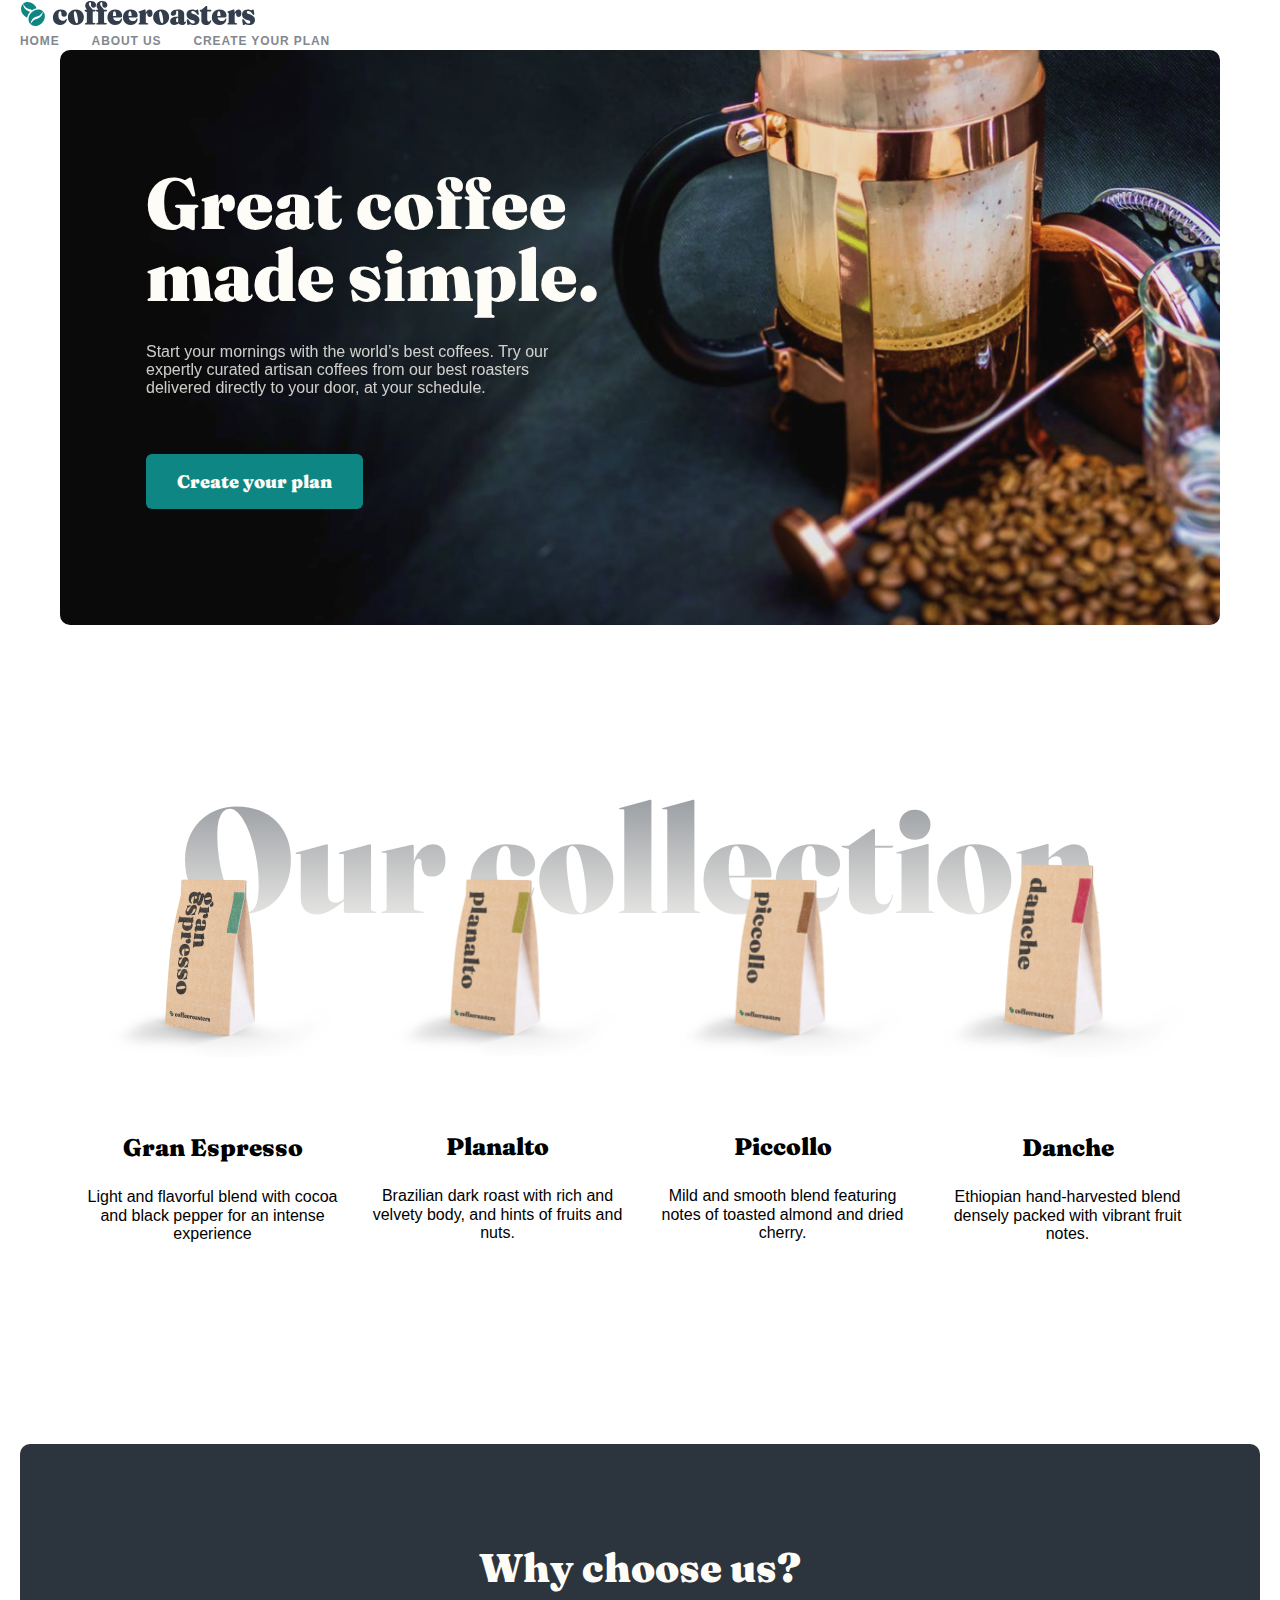
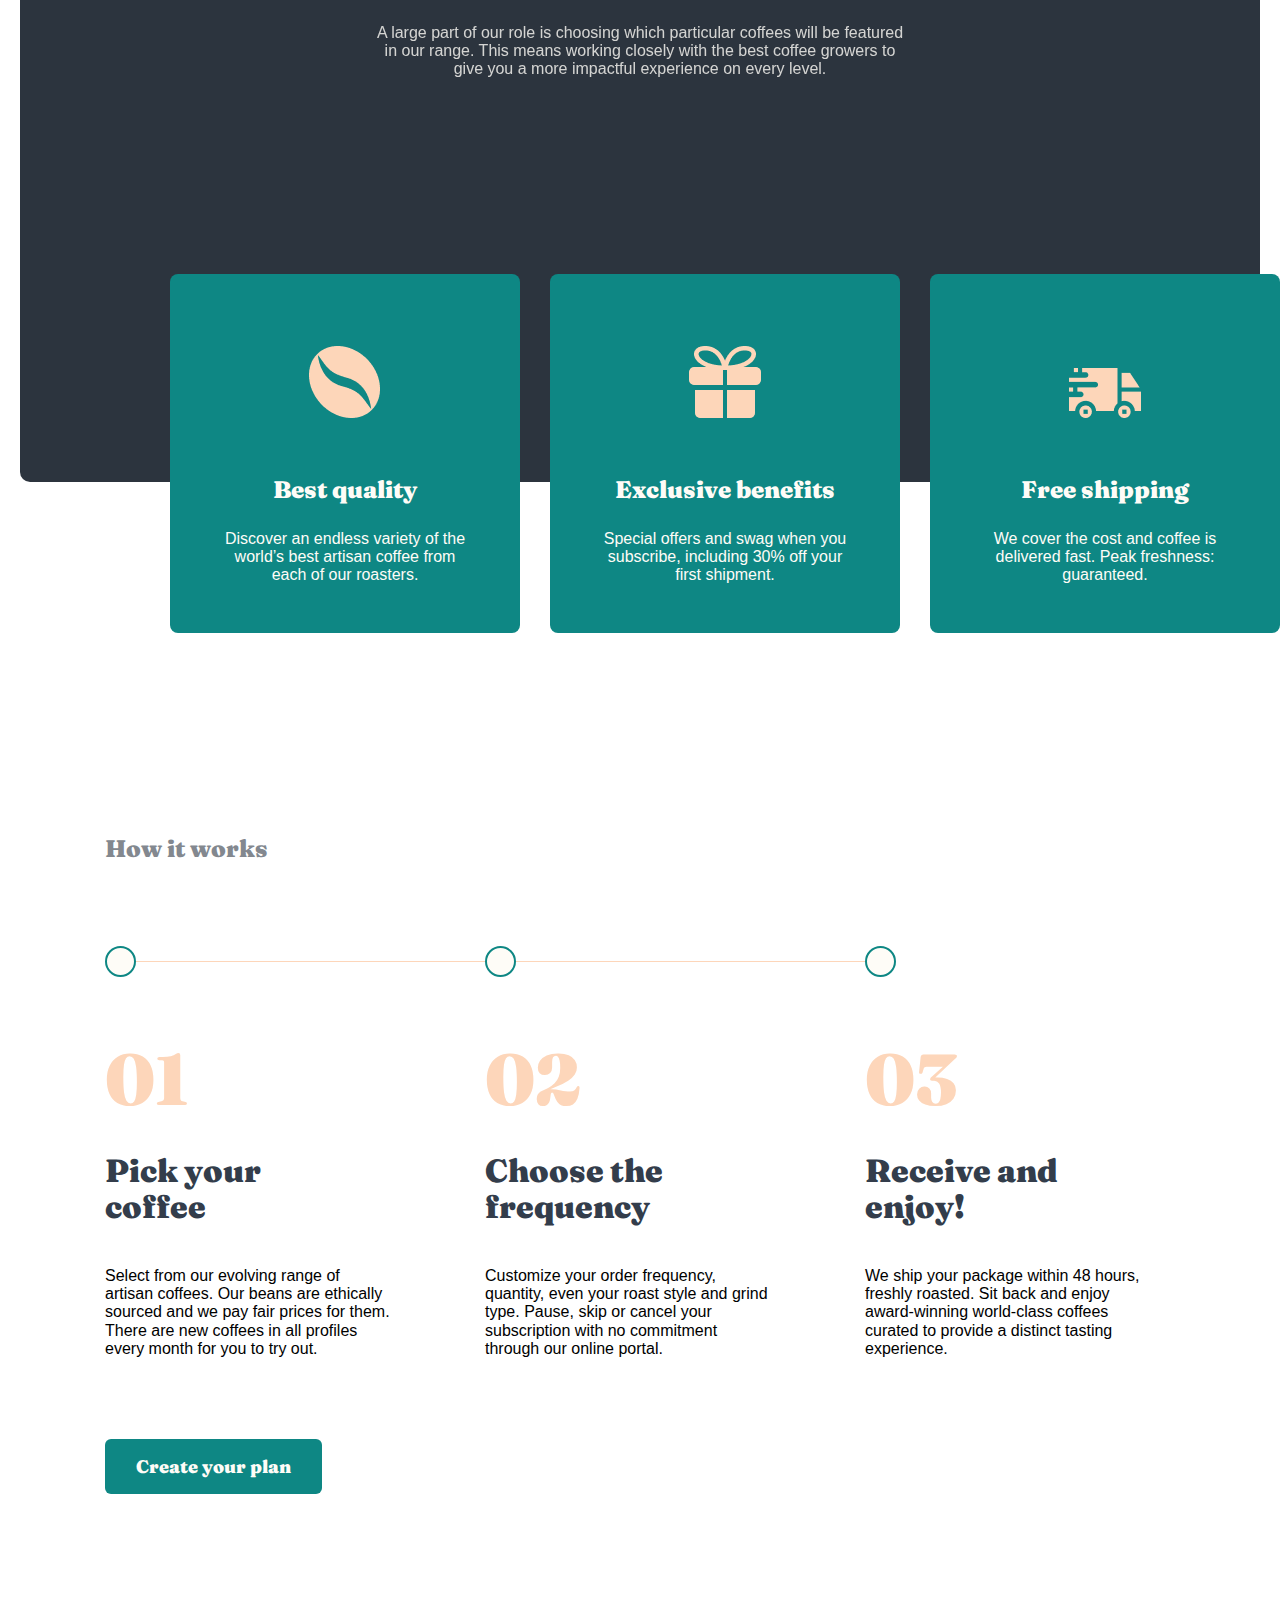
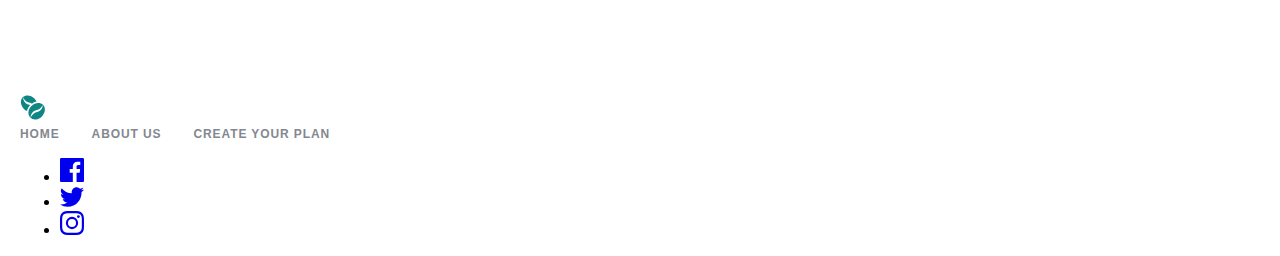
<file: index.html>
<!DOCTYPE html>
<html lang="en">
  <head>
    <meta charset="UTF-8" />
    <meta http-equiv="X-UA-Compatible" content="IE=edge" />
    <meta name="viewport" content="width=device-width, initial-scale=1.0" />
    <title>2.3-dars-uyga-vazifa</title>
    <link rel="preconnect" href="https://fonts.googleapis.com" />
    <link rel="preconnect" href="https://fonts.gstatic.com" crossorigin />
    <link
      href="https://fonts.googleapis.com/css2?family=Barlow:wght@400;700&family=Fraunces:wght@900&display=swap"
      rel="stylesheet"
    />
    <!-- <link rel="stylesheet" href="./css/style.mini.css"> -->
    <link rel="stylesheet" href="./css/main.css">
  </head>
  <body>
      <div class="container">
    <!-- SITE HEADER -->
    <header class="site-header">
      <div class="site-header__inner">
        <a class="site-logo " href="index.html">
          <img
            class="site-logo__img"
            src="./img/site-logo.svg"
            alt="logo coffee"
            width="236"
            height="26"
          />
        </a>
        <nav class="nav-bar">
          <ul class="nav-bar__list">
            <li class="nav-bar__item">
              <a class="nav-bar__link" href="#"> Home</a>
            </li>
            <li class="nav-bar__item">
              <a class="nav-bar__link" href="#"> About us </a>
            </li>
            <li class="nav-bar__item">
              <a class="nav-bar__link" href="./form.html"> Create your plan </a>
            </li>
          </ul>
        </nav>
      </div>
    </header>
    <!-- SITE MAIN -->
    <main class="site-main">
      <h1 class="visually-hidden">Coffee roaster</h1>
      <!-- SECTION HERO -->
      <section class="site-hero">
        <div class="site-hero__wrapper">
        <div class="site-hero__content">
        <h2 class="visually-hidden">Great coffee made simple.</h2>
          <p class="site-hero__title">Great coffee made simple.</p>
          <p class="site-hero__desc">
            Start your mornings with the world’s best coffees. Try our expertly
            curated artisan coffees from our best roasters delivered directly to
            your door, at your schedule.
          </p>
          <a class="site-primary-link" href="#">Create your plan</a>
          </div>
        </div>
      </section>
      
      <!-- SECTION OUR COLLECTION-->
      <section class="our-collection">
        <h2 class="our-collection__heading">Our collection</h2>
          <ul class="our-collection__list">
            <li class="our-collection__item">
                <img
                  class="our-collection__img"
                  src="./img/gran-espresso.png"
                  alt="gran-espresso"
                  width="255"
                  height="193"
                />
                <div class="our-collection__content">
                <h3 class="our-collection__content-heading">Gran Espresso</h3>
                <p class="our-collection__content-desc">
                  Light and flavorful blend with cocoa and black pepper for an
                  intense experience
                </p>
              </div>
            </li>
            <li class="our-collection__item">
                <img
                  class="our-collection__img"
                  src="./img/planalto.png"
                  alt="gran-espresso"
                  width="255"
                  height="193"
                />
                <div class="our-collection__content">
                <h3 class="our-collection__content-heading">Planalto</h3>
                <p class="our-collection__content-desc">Brazilian dark roast with rich and velvety body, and hints of fruits and nuts.</p>
              </div>
              </li>
            <li class="our-collection__item">
                <img
                  class="our-collection__img"
                  src="./img/picollo.png"
                  alt="gran-espresso"
                  width="255"
                  height="193"
                />
                <div class="our-collection__content">
                <h3 class="our-collection__content-heading">Piccollo</h3>
                <p class="our-collection__content-desc">Mild and smooth blend featuring notes of toasted almond and dried cherry.</p>
              </div>   
            </li>
            <li class="our-collection__item">
                <img
                  class="our-collection__img"
                  src="./img/danche.png"
                  alt="gran-espresso"
                  width="255"
                  height="193"/>
                <div class="our-collection__content">
                <h3 class="our-collection__content-heading">Danche</h3>
                <p class="our-collection__content-desc">Ethiopian hand-harvested blend densely packed with vibrant fruit notes.</p>  
              </div>
              </li>
          </ul>
      </section>
      <!--SECTION WHY CHOOSE US?-->
      <section class="why-choose-us">
        <div class="why-choose-us__inner">
          <div class="why-choose-us__header">
          <h2 class="why-choose-us__heading">Why choose us?</h2>
          <p class="why-choose-us__desc">
            A large part of our role is choosing which particular coffees will
            be featured in our range. This means working closely with the best
            coffee growers to give you a more impactful experience on every
            level.
          </p>
        </div>
          <ul class="why-choose-us__list">
            <li class="why-choose-us__item">
                <h3 class="why-choose-us__item-heading why-choose-us__item-heading--shape">Best quality</h3>
                <p class="why-choose-us__item-desc">
                  Discover an endless variety of the world’s best artisan coffee
                  from each of our roasters.
                </p>
            </li>
            <li class="why-choose-us__item">
                <h3 class="why-choose-us__item-heading why-choose-us__item-heading--benefits">Exclusive benefits</h3>
                <p class="why-choose-us__item-desc">
                  Special offers and swag when you subscribe, including 30% off
                  your first shipment.
                </p>
            </li>
            <li class="why-choose-us__item">
                <h3 class="why-choose-us__item-heading why-choose-us__item-heading--shipping">Free shipping</h3>
                <p class="why-choose-us__item-desc">
                  We cover the cost and coffee is delivered fast. Peak
                  freshness: guaranteed.
                </p>
            </li>
          </ul>
        </div>
      </section>
      <!--How it works-->
      <section class="how-it-work">
          <h2 class="how-it-work__heading">How it works</h2>
          <ol class="how-it-work__list">
            <li class="how-it-work__item">
              <h3 class="how-it-work__item-heading">Pick your coffee</h3>
              <p class="how-it-work__item-desc">
                Select from our evolving range of artisan coffees. Our beans are
                ethically sourced and we pay fair prices for them. There are new
                coffees in all profiles every month for you to try out.
              </p>
            </li>
            <li class="how-it-work__item">
              <h3 class="how-it-work__item-heading">Choose the frequency</h3>
              <p class="how-it-work__item-desc">
                Customize your order frequency, quantity, even your roast style
                and grind type. Pause, skip or cancel your subscription with no
                commitment through our online portal.
              </p>
            </li>

            <li class="how-it-work__item">
              <h3 class="how-it-work__item-heading">Receive and enjoy!</h3>
              <p class="how-it-work__item-desc">
                We ship your package within 48 hours, freshly roasted. Sit back
                and enjoy award-winning world-class coffees curated to provide a
                distinct tasting experience.
              </p>
            </li>
          </ol>
          <a class="site-primary-link" href="#">
            Create your plan
          </a>
      </section>
    </main>
    <footer class="site-footer">
      <div class="site-footer__wrapper">
          <a class="site-footer__logo" href="index.html">
            <img
              class="site-footer__logo-img"
              src="./img/site-logo-white.svg"
              alt="logo coffee"
              width="236"
              height="26">
          </a>
          <nav class="nav-bar site-footer__nav">
            <ul class="nav-bar__list">
              <li class="nav-bar__item">
                <a class="nav-bar__link" href="#"> HOME </a>
              </li>
              <li class="nav-bar__item">
                <a class="nav-bar__link" href="#"> ABOUT US </a>
              </li>
              <li class="nav-bar__item">
                <a class="nav-bar__link" href="#"> Create your plan </a>
              </li>
            </ul>
          
          
        </nav>
        <ul class="site-footer__list">
          <li class="site-footer__item">
            <a
              class="site-footer__item-link"
              href="https://www.facebook.com/"
              target="_blank"
              rel="noopener noreferrer"
            >
            <svg width="24" height="24" fill="currentcolor" xmlns="http://www.w3.org/2000/svg"><path d="M22.675 0H1.325C.593 0 0 .593 0 1.325v21.351C0 23.407.593 24 1.325 24H12.82v-9.294H9.692v-3.622h3.128V8.413c0-3.1 1.893-4.788 4.659-4.788 1.325 0 2.463.099 2.795.143v3.24l-1.918.001c-1.504 0-1.795.715-1.795 1.763v2.313h3.587l-.467 3.622h-3.12V24h6.116c.73 0 1.323-.593 1.323-1.325V1.325C24 .593 23.407 0 22.675 0Z" fill="currentcolor"/></svg>
            </a>
          </li>
          <li class="site-footer__item">
            <a
              class="site-footer__item-link"
              href="https://www.twitter.com/"
              target="_blank"
              rel="noopener noreferrer"
            >
            <svg width="24" height="20" fill="currentcolor" xmlns="http://www.w3.org/2000/svg"><path d="M24 2.557a9.83 9.83 0 0 1-2.828.775A4.932 4.932 0 0 0 23.337.608a9.864 9.864 0 0 1-3.127 1.195A4.916 4.916 0 0 0 16.616.248c-3.179 0-5.515 2.966-4.797 6.045A13.978 13.978 0 0 1 1.671 1.149a4.93 4.93 0 0 0 1.523 6.574 4.903 4.903 0 0 1-2.229-.616c-.054 2.281 1.581 4.415 3.949 4.89a4.935 4.935 0 0 1-2.224.084 4.928 4.928 0 0 0 4.6 3.419A9.9 9.9 0 0 1 0 17.54a13.94 13.94 0 0 0 7.548 2.212c9.142 0 14.307-7.721 13.995-14.646A10.025 10.025 0 0 0 24 2.557Z" fill="currentcolor"/></svg>
            </a>
          </li>
          <li class="site-footer__item">
            <a
              class="site-footer__item-link"
              href="https://www.instagram.com/"
              target="_blank"
              rel="noopener noreferrer"
            ><svg width="24" height="24" fill="currentcolor" xmlns="http://www.w3.org/2000/svg"><path fill-rule="evenodd" clip-rule="evenodd" d="M12 0C8.741 0 8.333.014 7.053.072 2.695.272.273 2.69.073 7.052.014 8.333 0 8.741 0 12c0 3.259.014 3.668.072 4.948.2 4.358 2.618 6.78 6.98 6.98C8.333 23.986 8.741 24 12 24c3.259 0 3.668-.014 4.948-.072 4.354-.2 6.782-2.618 6.979-6.98.059-1.28.073-1.689.073-4.948 0-3.259-.014-3.667-.072-4.947-.196-4.354-2.617-6.78-6.979-6.98C15.668.014 15.259 0 12 0Zm0 2.163c3.204 0 3.584.012 4.85.07 3.252.148 4.771 1.691 4.919 4.919.058 1.265.069 1.645.069 4.849 0 3.205-.012 3.584-.069 4.849-.149 3.225-1.664 4.771-4.919 4.919-1.266.058-1.644.07-4.85.07-3.204 0-3.584-.012-4.849-.07-3.26-.149-4.771-1.699-4.919-4.92-.058-1.265-.07-1.644-.07-4.849 0-3.204.013-3.583.07-4.849.149-3.227 1.664-4.771 4.919-4.919 1.266-.057 1.645-.069 4.849-.069ZM5.838 12a6.162 6.162 0 1 1 12.324 0 6.162 6.162 0 0 1-12.324 0ZM12 16a4 4 0 1 1 0-8 4 4 0 0 1 0 8Zm4.965-10.405a1.44 1.44 0 1 1 2.881.001 1.44 1.44 0 0 1-2.881-.001Z" fill="currentcolor"/></svg>
            </a>
          </li>
        </ul>
      </div>
    </footer>
  </div>
  </body>
</html>
</file>
<file: css/main.css>
/*! normalize.css v8.0.1 | MIT License | github.com/necolas/normalize.css */
/* Document
   ========================================================================== */
/**
 * 1. Correct the line height in all browsers.
 * 2. Prevent adjustments of font size after orientation changes in iOS.
 */
html {
  line-height: 1.15;
  /* 1 */
  -webkit-text-size-adjust: 100%;
  /* 2 */
}

/* Sections
     ========================================================================== */
/**
   * Remove the margin in all browsers.
   */
body {
  margin: 0;
}

/**
   * Render the `main` element consistently in IE.
   */
main {
  display: block;
}

/**
   * Correct the font size and margin on `h1` elements within `section` and
   * `article` contexts in Chrome, Firefox, and Safari.
   */
h1 {
  font-size: 2em;
  margin: 0.67em 0;
}

/* Grouping content
     ========================================================================== */
/**
   * 1. Add the correct box sizing in Firefox.
   * 2. Show the overflow in Edge and IE.
   */
hr {
  -webkit-box-sizing: content-box;
          box-sizing: content-box;
  /* 1 */
  height: 0;
  /* 1 */
  overflow: visible;
  /* 2 */
}

/**
   * 1. Correct the inheritance and scaling of font size in all browsers.
   * 2. Correct the odd `em` font sizing in all browsers.
   */
pre {
  font-family: monospace, monospace;
  /* 1 */
  font-size: 1em;
  /* 2 */
}

/* Text-level semantics
     ========================================================================== */
/**
   * Remove the gray background on active links in IE 10.
   */
a {
  background-color: transparent;
}

/**
   * 1. Remove the bottom border in Chrome 57-
   * 2. Add the correct text decoration in Chrome, Edge, IE, Opera, and Safari.
   */
abbr[title] {
  border-bottom: none;
  /* 1 */
  text-decoration: underline;
  /* 2 */
  -webkit-text-decoration: underline dotted;
          text-decoration: underline dotted;
  /* 2 */
}

/**
   * Add the correct font weight in Chrome, Edge, and Safari.
   */
b,
strong {
  font-weight: bolder;
}

/**
   * 1. Correct the inheritance and scaling of font size in all browsers.
   * 2. Correct the odd `em` font sizing in all browsers.
   */
code,
kbd,
samp {
  font-family: monospace, monospace;
  /* 1 */
  font-size: 1em;
  /* 2 */
}

/**
   * Add the correct font size in all browsers.
   */
small {
  font-size: 80%;
}

/**
   * Prevent `sub` and `sup` elements from affecting the line height in
   * all browsers.
   */
sub,
sup {
  font-size: 75%;
  line-height: 0;
  position: relative;
  vertical-align: baseline;
}

sub {
  bottom: -0.25em;
}

sup {
  top: -0.5em;
}

/* Embedded content
     ========================================================================== */
/**
   * Remove the border on images inside links in IE 10.
   */
img {
  border-style: none;
}

/* Forms
     ========================================================================== */
/**
   * 1. Change the font styles in all browsers.
   * 2. Remove the margin in Firefox and Safari.
   */
button,
input,
optgroup,
select,
textarea {
  font-family: inherit;
  /* 1 */
  font-size: 100%;
  /* 1 */
  line-height: 1.15;
  /* 1 */
  margin: 0;
  /* 2 */
}

/**
   * Show the overflow in IE.
   * 1. Show the overflow in Edge.
   */
button,
input {
  /* 1 */
  overflow: visible;
}

/**
   * Remove the inheritance of text transform in Edge, Firefox, and IE.
   * 1. Remove the inheritance of text transform in Firefox.
   */
button,
select {
  /* 1 */
  text-transform: none;
}

/**
   * Correct the inability to style clickable types in iOS and Safari.
   */
button,
[type="button"],
[type="reset"],
[type="submit"] {
  -webkit-appearance: button;
}

/**
   * Remove the inner border and padding in Firefox.
   */
button::-moz-focus-inner,
[type="button"]::-moz-focus-inner,
[type="reset"]::-moz-focus-inner,
[type="submit"]::-moz-focus-inner {
  border-style: none;
  padding: 0;
}

/**
   * Restore the focus styles unset by the previous rule.
   */
button:-moz-focusring,
[type="button"]:-moz-focusring,
[type="reset"]:-moz-focusring,
[type="submit"]:-moz-focusring {
  outline: 1px dotted ButtonText;
}

/**
   * Correct the padding in Firefox.
   */
fieldset {
  padding: 0.35em 0.75em 0.625em;
}

/**
   * 1. Correct the text wrapping in Edge and IE.
   * 2. Correct the color inheritance from `fieldset` elements in IE.
   * 3. Remove the padding so developers are not caught out when they zero out
   *    `fieldset` elements in all browsers.
   */
legend {
  -webkit-box-sizing: border-box;
          box-sizing: border-box;
  /* 1 */
  color: inherit;
  /* 2 */
  display: table;
  /* 1 */
  max-width: 100%;
  /* 1 */
  padding: 0;
  /* 3 */
  white-space: normal;
  /* 1 */
}

/**
   * Add the correct vertical alignment in Chrome, Firefox, and Opera.
   */
progress {
  vertical-align: baseline;
}

/**
   * Remove the default vertical scrollbar in IE 10+.
   */
textarea {
  overflow: auto;
}

/**
   * 1. Add the correct box sizing in IE 10.
   * 2. Remove the padding in IE 10.
   */
[type="checkbox"],
[type="radio"] {
  -webkit-box-sizing: border-box;
          box-sizing: border-box;
  /* 1 */
  padding: 0;
  /* 2 */
}

/**
   * Correct the cursor style of increment and decrement buttons in Chrome.
   */
[type="number"]::-webkit-inner-spin-button,
[type="number"]::-webkit-outer-spin-button {
  height: auto;
}

/**
   * 1. Correct the odd appearance in Chrome and Safari.
   * 2. Correct the outline style in Safari.
   */
[type="search"] {
  -webkit-appearance: textfield;
  /* 1 */
  outline-offset: -2px;
  /* 2 */
}

/**
   * Remove the inner padding in Chrome and Safari on macOS.
   */
[type="search"]::-webkit-search-decoration {
  -webkit-appearance: none;
}

/**
   * 1. Correct the inability to style clickable types in iOS and Safari.
   * 2. Change font properties to `inherit` in Safari.
   */
::-webkit-file-upload-button {
  -webkit-appearance: button;
  /* 1 */
  font: inherit;
  /* 2 */
}

/* Interactive
     ========================================================================== */
/*
   * Add the correct display in Edge, IE 10+, and Firefox.
   */
details {
  display: block;
}

/*
   * Add the correct display in all browsers.
   */
summary {
  display: list-item;
}

/* Misc
     ========================================================================== */
/**
   * Add the correct display in IE 10+.
   */
template {
  display: none;
}

/**
   * Add the correct display in IE 10.
   */
[hidden] {
  display: none;
}

/* GENERAL */
html {
  -webkit-box-sizing: border-box;
          box-sizing: border-box;
  height: 100%;
  scroll-behavior: smooth;
}

*,
*::before,
*::after {
  -webkit-box-sizing: inherit;
          box-sizing: inherit;
}

body {
  display: -webkit-box;
  display: -ms-flexbox;
  display: flex;
  -webkit-box-orient: vertical;
  -webkit-box-direction: normal;
      -ms-flex-direction: column;
          flex-direction: column;
  height: 100%;
  margin: 0;
  padding: 0;
  overflow-x: hidden;
  font-family: "Arial", sans-serif;
  background-color: #fff;
}

img {
  max-width: 100%;
  height: auto;
}

.container {
  width: 100%;
  max-width: 1320px;
  margin: 0 auto;
  padding-left: 20px;
  padding-right: 20px;
}

.visually-hidden {
  position: absolute;
  white-space: nowrap;
  width: 1px;
  height: 1px;
  overflow: hidden;
  border: 0;
  padding: 0;
  clip: rect(0 0 0 0);
  -webkit-clip-path: inset(50%);
          clip-path: inset(50%);
  margin: -1px;
}

.site-hero {
  padding: 0 40px;
}

.site-hero__wrapper {
  padding-top: 117px;
  padding-bottom: 116px;
  padding-left: 86px;
  background-image: url(../img/coffee.png);
  background-repeat: no-repeat;
  background-position: center;
  background-size: cover;
  background-color: #d8d8d8;
  border-radius: 10px;
}

.site-hero__content {
  max-width: 493px;
}

.site-hero__title {
  margin-top: 0;
  margin-bottom: 32px;
  font-family: 'Fraunces';
  font-size: 72px;
  line-height: 72px;
  font-weight: 900;
  color: #FEFCF7;
}

.site-hero__desc {
  width: 444px;
  margin-top: 0;
  margin-bottom: 56px;
  color: #fefcf7;
  opacity: 0.8;
}

.site-hero__desc:hover {
  color: #FDD6BA;
}

.site-logo:hover {
  opacity: 0.7;
}

.nav-bar__list {
  display: -webkit-box;
  display: -ms-flexbox;
  display: flex;
  -webkit-box-align: center;
      -ms-flex-align: center;
          align-items: center;
  margin: 0;
  padding: 0;
  list-style: none;
}

.nav-bar__item:not(:last-child) {
  margin-right: 32px;
}

.nav-bar__link {
  font-size: 12px;
  line-height: 15px;
  font-weight: 700;
  text-transform: uppercase;
  letter-spacing: 0.9px;
  text-decoration: none;
  color: #83888f;
}

.nav-bar__link:hover {
  color: #FDD6BA;
}

.site-hero {
  padding: 0 40px;
}

.site-hero__wrapper {
  padding-top: 117px;
  padding-bottom: 116px;
  padding-left: 86px;
  background-image: url(../img/coffee.png);
  background-repeat: no-repeat;
  background-position: center;
  background-size: cover;
  background-color: #d8d8d8;
  border-radius: 10px;
}

.site-hero__content {
  max-width: 493px;
}

.site-hero__title {
  margin-top: 0;
  margin-bottom: 32px;
  font-family: 'Fraunces';
  font-size: 72px;
  line-height: 72px;
  font-weight: 900;
  color: #FEFCF7;
}

.site-hero__desc {
  width: 444px;
  margin-top: 0;
  margin-bottom: 56px;
  color: #fefcf7;
  opacity: 0.8;
}

.site-hero__desc:hover {
  color: #FDD6BA;
}

.site-primary-link {
  display: inline-block;
  padding: 15px 31px;
  font-family: 'Fraunces';
  font-size: 18px;
  line-height: 25px;
  font-weight: 900;
  text-align: center;
  color: #FEFCF7;
  text-decoration: none;
  background: #0E8784;
  border-radius: 6px;
}

.site-primary-link:hover {
  color: #FDD6BA;
}

.our-collection {
  padding-top: 136px;
  padding-bottom: 200px;
}

.our-collection__heading {
  margin: 0;
  font-family: 'Fraunces';
  font-weight: 900;
  font-size: 150px;
  line-height: 1.3;
  text-align: center;
  background-color: #83888F;
  background-image: -webkit-gradient(linear, left top, left bottom, from(rgba(254, 252, 247, 0.0001)), to(#FEFCF7));
  background-image: linear-gradient(180deg, rgba(254, 252, 247, 0.0001) 0%, #FEFCF7 100%);
  -webkit-background-clip: text;
  -webkit-text-fill-color: transparent;
}

.our-collection__list {
  display: -webkit-box;
  display: -ms-flexbox;
  display: flex;
  -ms-flex-wrap: wrap;
      flex-wrap: wrap;
  -webkit-box-pack: center;
      -ms-flex-pack: center;
          justify-content: center;
  margin: 0;
  margin-top: -92px;
  padding: 0;
  list-style: none;
}

.our-collection__item {
  max-width: 255px;
  text-align: center;
}

.our-collection__item:not(:last-child) {
  margin-right: 30px;
}

.our-collection__img {
  margin-bottom: 71px;
}

.our-collection__content-heading {
  margin-top: 0;
  margin-bottom: 24px;
  font-family: 'Fraunces';
  font-weight: 900;
  font-size: 24px;
  line-height: 32px;
}

.our-collection__content-desc {
  margin: 0;
}

.why-choose-us {
  position: relative;
  z-index: 1;
  padding-top: 100px;
  padding-bottom: 317px;
  color: #FEFCF7;
  background-color: #2C343E;
  border-radius: 10px;
}

.why-choose-us__header {
  max-width: 529px;
  margin: 0 auto;
  margin-bottom: 86px;
  text-align: center;
}

.why-choose-us__heading {
  margin-top: 0;
  margin-bottom: 32px;
  font-family: 'Fraunces';
  font-weight: 900;
  font-size: 40px;
  line-height: 48px;
}

.why-choose-us__desc {
  margin: 0;
  opacity: 0.8;
}

.why-choose-us__list {
  width: 100%;
  position: absolute;
  z-index: 1;
  bottom: -151px;
  display: -webkit-box;
  display: -ms-flexbox;
  display: flex;
  -webkit-box-pack: center;
      -ms-flex-pack: center;
          justify-content: center;
  margin: 0 85px;
  padding: 0;
  padding-left: 5px;
  padding-right: 5px;
  list-style: none;
}

.why-choose-us__item {
  width: 350px;
  padding: 72px 48px 48px 48px;
  text-align: center;
  background-color: #0E8784;
  border-radius: 8px;
}

.why-choose-us__item:not(:last-child) {
  margin-right: 30px;
}

.why-choose-us__item-heading {
  margin-top: 0;
  margin-bottom: 24px;
  font-family: 'Fraunces';
  font-weight: 900;
  font-size: 24px;
  line-height: 32px;
}

.why-choose-us__item-heading::before {
  display: block;
  height: 72px;
  width: 72px;
  margin: 0 auto;
  margin-bottom: 56px;
  background-repeat: no-repeat;
  content: '';
}

.why-choose-us__item-heading--shape::before {
  background-image: url(../img/coffeebean.png);
}

.why-choose-us__item-heading--benefits::before {
  background-image: url(../img/gift.png);
}

.why-choose-us__item-heading--shipping::before {
  background-image: url(../img/van.png);
  background-position: center bottom;
}

.why-choose-us__item-desc {
  margin: 0;
}

.how-it-work {
  padding-top: 351px;
  padding-bottom: 200px;
  padding-left: 85px;
}

.how-it-work__heading {
  margin-top: 0;
  margin-bottom: 178px;
  font-family: 'Fraunces';
  font-weight: 900;
  font-size: 24px;
  line-height: 32px;
  color: #83888F;
}

.how-it-work__list {
  display: -webkit-box;
  display: -ms-flexbox;
  display: flex;
  margin: 0;
  margin-bottom: 64px;
  padding: 0;
  list-style: none;
  counter-reset: item;
}

.how-it-work__item {
  max-width: 380px;
  position: relative;
  z-index: 1;
  counter-increment: item;
}

.how-it-work__item:not(:last-child):before {
  width: 100%;
  height: 1px;
  position: absolute;
  z-index: 1;
  top: -82px;
  background-color: #FDD6BA;
  content: '';
}

.how-it-work__item::after {
  position: absolute;
  z-index: 1;
  width: 31px;
  height: 31px;
  top: calc(-82px - 15px);
  border: 2px solid #0E8784;
  border-radius: 50%;
  background-color: #FEFCF7;
  content: '';
}

.how-it-work__item:not(:last-child) {
  padding-right: 95px;
}

.how-it-work__item-heading {
  max-width: 255px;
  margin-top: 0;
  margin-bottom: 42px;
  font-family: 'Fraunces';
  font-weight: 900;
  font-size: 32px;
  line-height: 36px;
  color: #333D4B;
}

.how-it-work__item-heading::before {
  display: block;
  margin-bottom: 38px;
  font-family: 'Fraunces';
  font-weight: 900;
  font-size: 72px;
  line-height: 72px;
  color: #FDD6BA;
  content: "0" counter(item);
}

.how-it-work__item-desc {
  max-width: 285px;
}
/*# sourceMappingURL=main.css.map */
</file>
